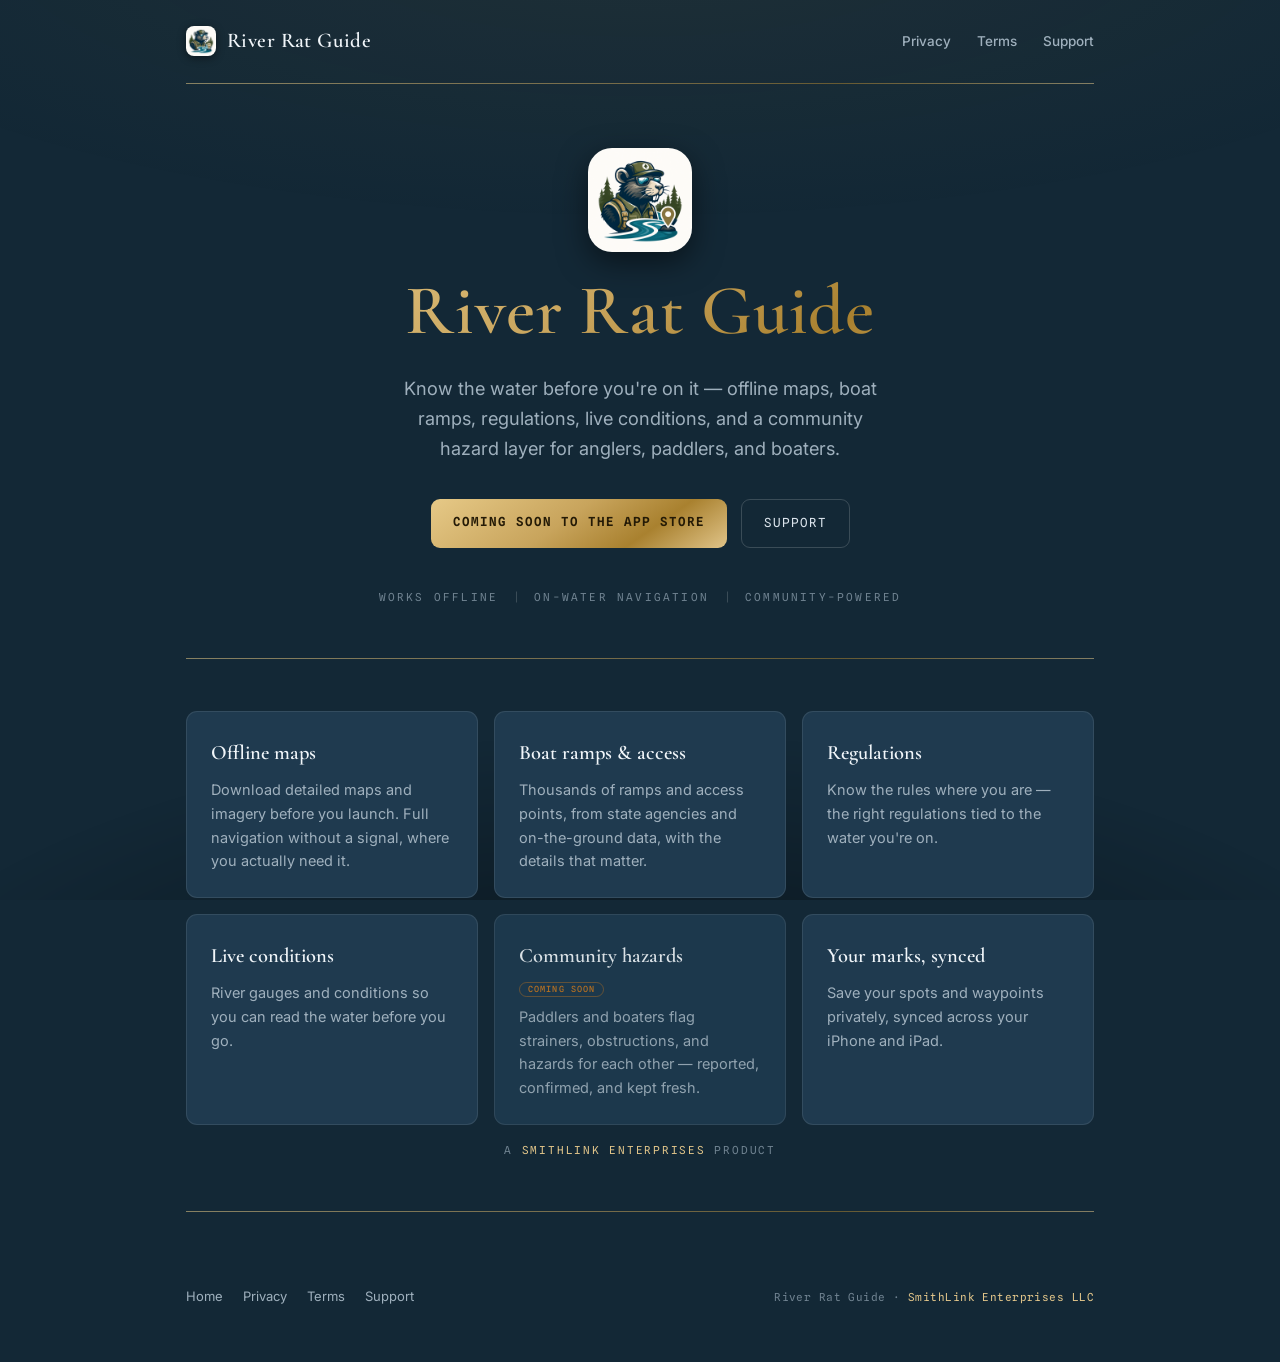
<file: index.html>
<!DOCTYPE html>
<html lang="en">
<head>
<meta charset="UTF-8">
<meta name="viewport" content="width=device-width, initial-scale=1.0">
<title>River Rat Guide — Know the water before you're on it</title>
<meta name="description" content="River Rat Guide is a native iOS app for anglers, paddlers, and boaters — offline maps, boat ramps, regulations, live conditions, and a community hazard layer.">
<meta property="og:title" content="River Rat Guide">
<meta property="og:description" content="River navigation for anglers, paddlers, and boaters — offline maps, ramps, regulations, and community hazards.">
<meta property="og:type" content="website">
<meta property="og:url" content="https://riverratguide.com/">
<link rel="icon" href="assets/favicon.png">
<link rel="apple-touch-icon" href="assets/icon-256.png">
<link rel="preconnect" href="https://fonts.googleapis.com">
<link rel="preconnect" href="https://fonts.gstatic.com" crossorigin>
<link href="https://fonts.googleapis.com/css2?family=Cormorant+Garamond:wght@400;500;600&family=Inter:wght@400;450;500;600&family=Spline+Sans+Mono:wght@400;500&display=swap" rel="stylesheet">
<link rel="stylesheet" href="style.css">
</head>
<body>
<div class="wrap">
  <header>
    <div class="bar">
      <a class="brand" href="index.html"><img class="icon" src="assets/icon-256.png" alt="">River Rat Guide</a>
      <nav class="top"><a href="privacy.html">Privacy</a><a href="terms.html">Terms</a><a href="support.html">Support</a></nav>
    </div>
  </header>
  <hr class="gold-rule">

  <section class="hero">
    <img class="hero-icon" src="assets/icon-256.png" alt="River Rat Guide app icon">
    <h1 class="wordmark">River Rat Guide</h1>
    <p class="tagline">Know the water before you're on it — offline maps, boat ramps, regulations, live
    conditions, and a community hazard layer for anglers, paddlers, and boaters.</p>
    <div class="cta-row">
      <span class="btn primary">Coming soon to the App Store</span>
      <a class="btn" href="support.html">Support</a>
    </div>
    <div class="pillars"><span>Works offline</span><span>On-water navigation</span><span>Community-powered</span></div>
  </section>

  <hr class="gold-rule">

  <section>
    <div class="features">
      <div class="feat"><h3>Offline maps</h3><p>Download detailed maps and imagery before you launch. Full navigation without a signal, where you actually need it.</p></div>
      <div class="feat"><h3>Boat ramps &amp; access</h3><p>Thousands of ramps and access points, from state agencies and on-the-ground data, with the details that matter.</p></div>
      <div class="feat"><h3>Regulations</h3><p>Know the rules where you are — the right regulations tied to the water you're on.</p></div>
      <div class="feat"><h3>Live conditions</h3><p>River gauges and conditions so you can read the water before you go.</p></div>
      <div class="feat pending"><h3>Community hazards <span class="soon">Coming Soon</span></h3><p>Paddlers and boaters flag strainers, obstructions, and hazards for each other — reported, confirmed, and kept fresh.</p></div>
      <div class="feat"><h3>Your marks, synced</h3><p>Save your spots and waypoints privately, synced across your iPhone and iPad.</p></div>
    </div>
    <p class="note" style="text-align:center;font-family:'Spline Sans Mono',monospace;font-size:11px;letter-spacing:.16em;text-transform:uppercase;color:var(--ink-faint);margin-top:16px">A <a href="https://smithlink.llc" target="_blank" rel="noopener">SmithLink Enterprises</a> product</p>
  </section>

  <hr class="gold-rule">
  <footer>
    <div class="foot">
      <nav><a href="index.html">Home</a><a href="privacy.html">Privacy</a><a href="terms.html">Terms</a><a href="support.html">Support</a></nav>
      <span class="co">River Rat Guide · <a href="https://smithlink.llc" target="_blank" rel="noopener">SmithLink Enterprises LLC</a></span>
    </div>
  </footer>
</div>
</body>
</html>
</file>
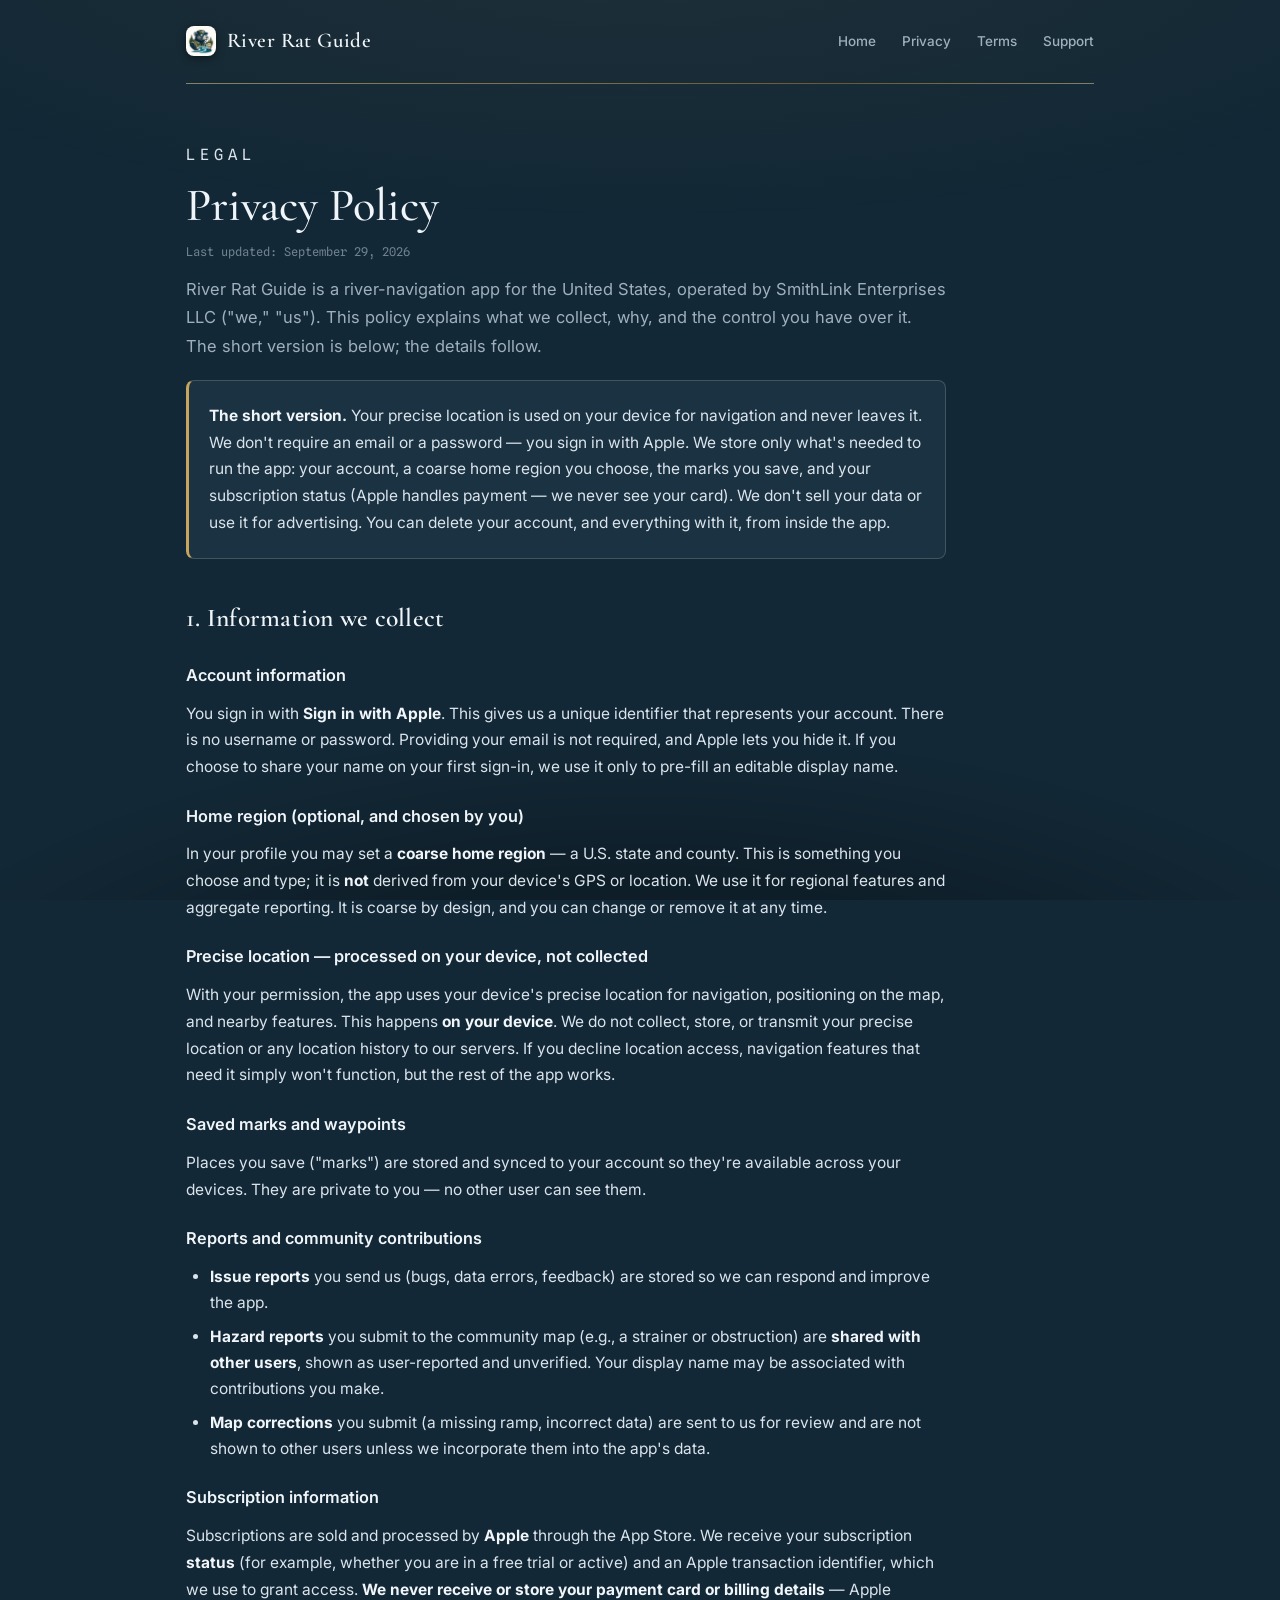
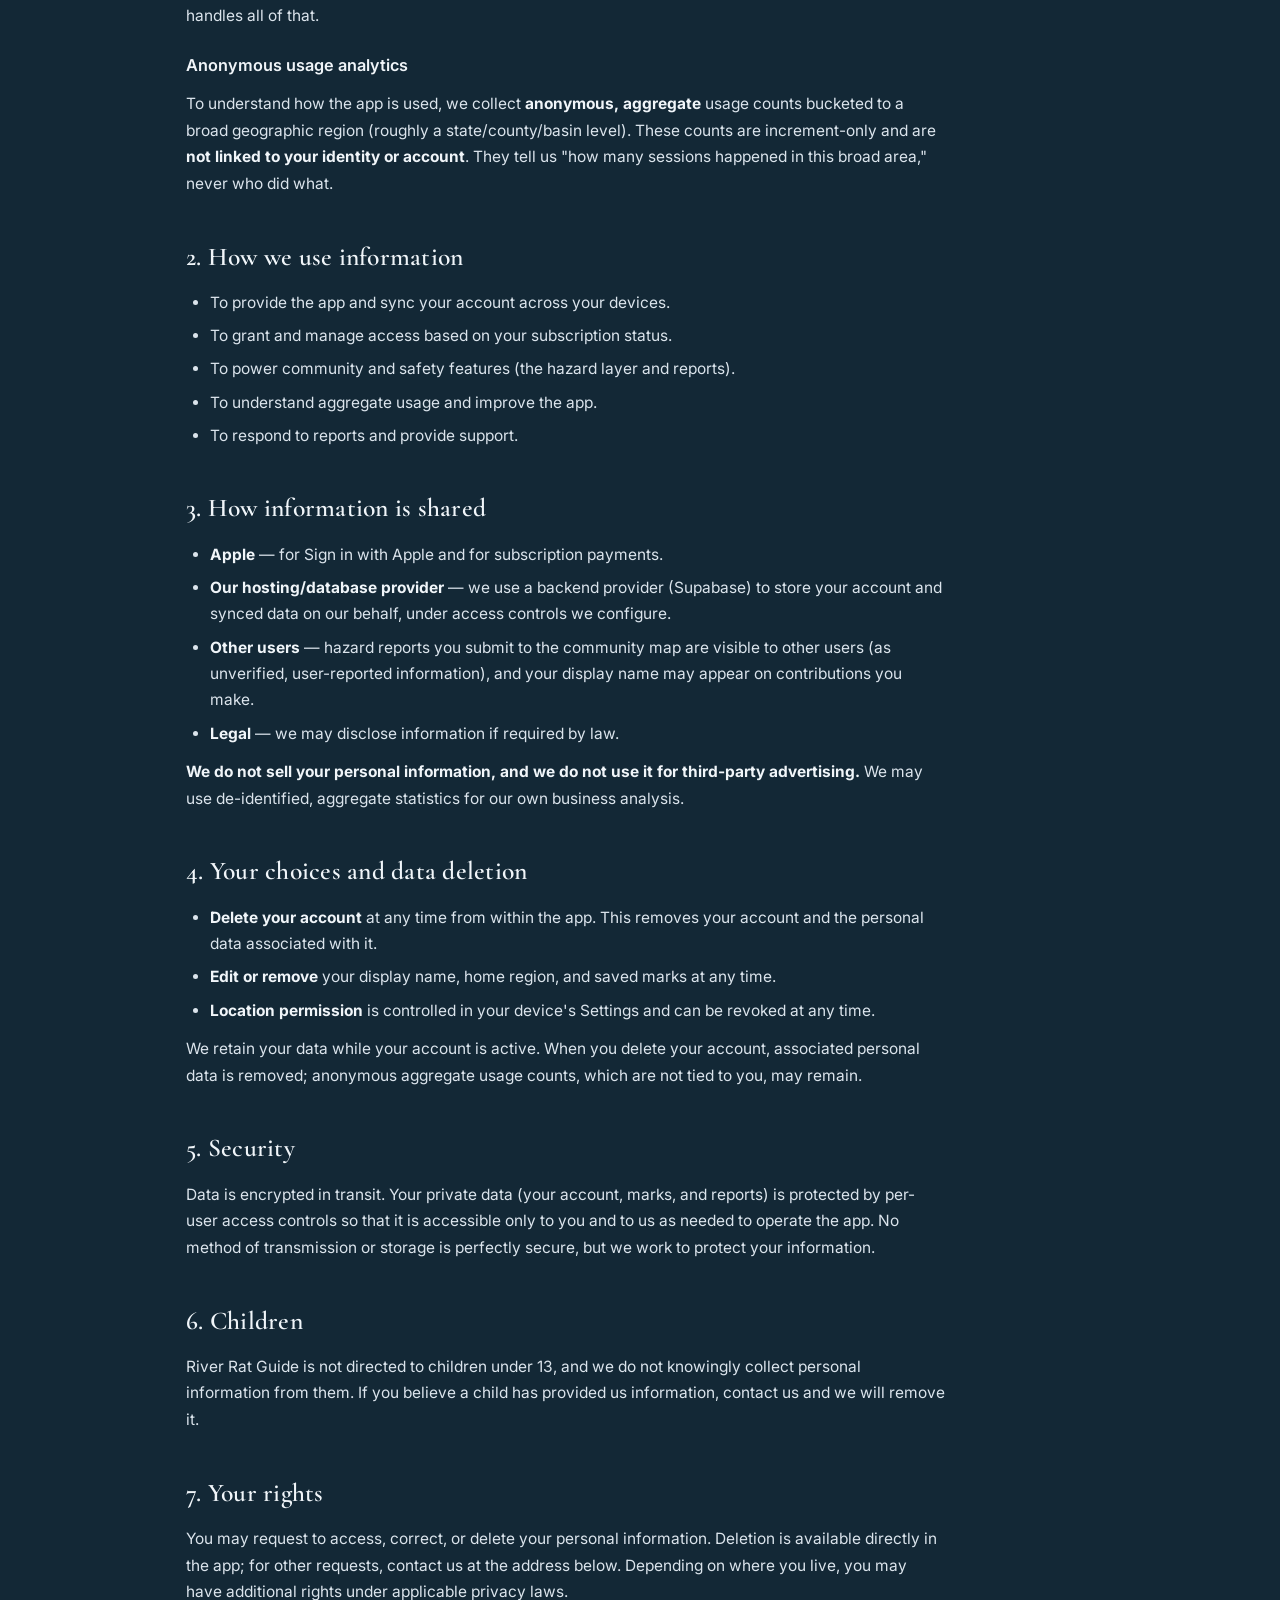
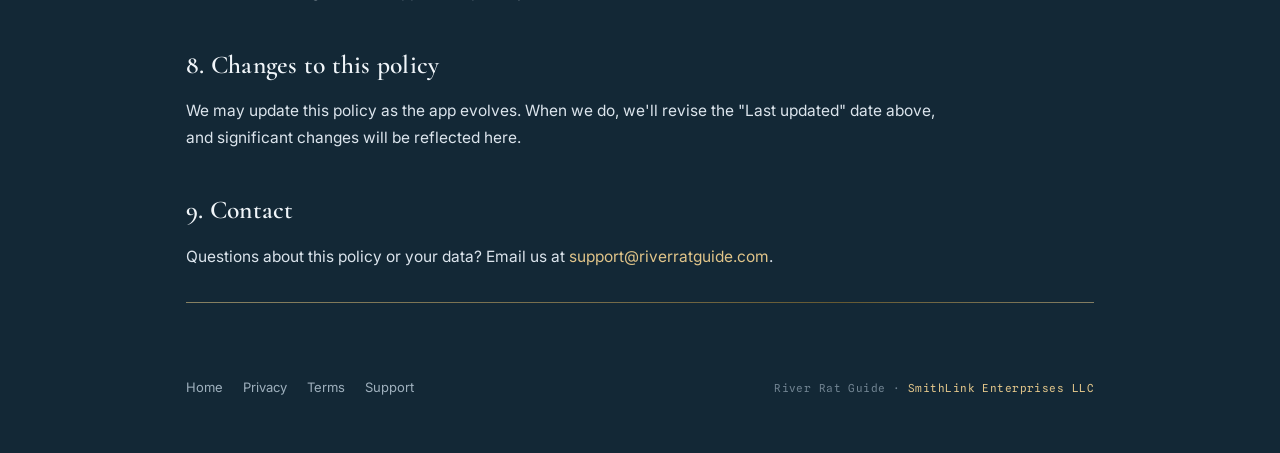
<file: privacy.html>
<!DOCTYPE html>
<html lang="en">
<head>
<meta charset="UTF-8">
<meta name="viewport" content="width=device-width, initial-scale=1.0">
<title>Privacy Policy — River Rat Guide</title>
<meta name="description" content="How River Rat Guide handles your data. Your location is processed on your device and never stored; we collect only what's needed to run the app.">
<link rel="preconnect" href="https://fonts.googleapis.com">
<link rel="preconnect" href="https://fonts.gstatic.com" crossorigin>
<link href="https://fonts.googleapis.com/css2?family=Cormorant+Garamond:wght@400;500;600&family=Inter:wght@400;450;500;600&family=Spline+Sans+Mono:wght@400;500&display=swap" rel="stylesheet">
<link rel="icon" href="assets/favicon.png">
<link rel="apple-touch-icon" href="assets/icon-256.png">
<link rel="stylesheet" href="style.css">
</head>
<body>
<div class="wrap">
  <header>
    <div class="bar">
      <a class="brand" href="index.html"><img class="icon" src="assets/icon-256.png" alt="">River Rat Guide</a>
      <nav class="top"><a href="index.html">Home</a><a href="privacy.html">Privacy</a><a href="terms.html">Terms</a><a href="support.html">Support</a></nav>
    </div>
  </header>
  <hr class="gold-rule">

  <main class="doc">
    <p class="eyebrow">Legal</p>
    <h1>Privacy Policy</h1>
    <p class="updated">Last updated: September 29, 2026</p>

    <p class="lead">River Rat Guide is a river-navigation app for the United States, operated by
    SmithLink Enterprises LLC ("we," "us"). This policy explains what we collect, why, and the control
    you have over it. The short version is below; the details follow.</p>

    <div class="callout">
      <p><strong>The short version.</strong> Your precise location is used on your device for navigation
      and never leaves it. We don't require an email or a password — you sign in with Apple. We store only
      what's needed to run the app: your account, a coarse home region you choose, the marks you save, and
      your subscription status (Apple handles payment — we never see your card). We don't sell your data or
      use it for advertising. You can delete your account, and everything with it, from inside the app.</p>
    </div>

    <h2>1. Information we collect</h2>

    <h3>Account information</h3>
    <p>You sign in with <strong>Sign in with Apple</strong>. This gives us a unique identifier that
    represents your account. There is no username or password. Providing your email is not required, and
    Apple lets you hide it. If you choose to share your name on your first sign-in, we use it only to
    pre-fill an editable display name.</p>

    <h3>Home region (optional, and chosen by you)</h3>
    <p>In your profile you may set a <strong>coarse home region</strong> — a U.S. state and county. This is
    something you choose and type; it is <strong>not</strong> derived from your device's GPS or location.
    We use it for regional features and aggregate reporting. It is coarse by design, and you can change or
    remove it at any time.</p>

    <h3>Precise location — processed on your device, not collected</h3>
    <p>With your permission, the app uses your device's precise location for navigation, positioning on the
    map, and nearby features. This happens <strong>on your device</strong>. We do not collect, store, or
    transmit your precise location or any location history to our servers. If you decline location access,
    navigation features that need it simply won't function, but the rest of the app works.</p>

    <h3>Saved marks and waypoints</h3>
    <p>Places you save ("marks") are stored and synced to your account so they're available across your
    devices. They are private to you — no other user can see them.</p>

    <h3>Reports and community contributions</h3>
    <ul>
      <li><strong>Issue reports</strong> you send us (bugs, data errors, feedback) are stored so we can
      respond and improve the app.</li>
      <li><strong>Hazard reports</strong> you submit to the community map (e.g., a strainer or obstruction)
      are <strong>shared with other users</strong>, shown as user-reported and unverified. Your display
      name may be associated with contributions you make.</li>
      <li><strong>Map corrections</strong> you submit (a missing ramp, incorrect data) are sent to us for
      review and are not shown to other users unless we incorporate them into the app's data.</li>
    </ul>

    <h3>Subscription information</h3>
    <p>Subscriptions are sold and processed by <strong>Apple</strong> through the App Store. We receive your
    subscription <strong>status</strong> (for example, whether you are in a free trial or active) and an
    Apple transaction identifier, which we use to grant access. <strong>We never receive or store your
    payment card or billing details</strong> — Apple handles all of that.</p>

    <h3>Anonymous usage analytics</h3>
    <p>To understand how the app is used, we collect <strong>anonymous, aggregate</strong> usage counts
    bucketed to a broad geographic region (roughly a state/county/basin level). These counts are
    increment-only and are <strong>not linked to your identity or account</strong>. They tell us "how many
    sessions happened in this broad area," never who did what.</p>

    <h2>2. How we use information</h2>
    <ul>
      <li>To provide the app and sync your account across your devices.</li>
      <li>To grant and manage access based on your subscription status.</li>
      <li>To power community and safety features (the hazard layer and reports).</li>
      <li>To understand aggregate usage and improve the app.</li>
      <li>To respond to reports and provide support.</li>
    </ul>

    <h2>3. How information is shared</h2>
    <ul>
      <li><strong>Apple</strong> — for Sign in with Apple and for subscription payments.</li>
      <li><strong>Our hosting/database provider</strong> — we use a backend provider (Supabase) to store
      your account and synced data on our behalf, under access controls we configure.</li>
      <li><strong>Other users</strong> — hazard reports you submit to the community map are visible to
      other users (as unverified, user-reported information), and your display name may appear on
      contributions you make.</li>
      <li><strong>Legal</strong> — we may disclose information if required by law.</li>
    </ul>
    <p><strong>We do not sell your personal information, and we do not use it for third-party
    advertising.</strong> We may use de-identified, aggregate statistics for our own business analysis.</p>

    <h2>4. Your choices and data deletion</h2>
    <ul>
      <li><strong>Delete your account</strong> at any time from within the app. This removes your account
      and the personal data associated with it.</li>
      <li><strong>Edit or remove</strong> your display name, home region, and saved marks at any time.</li>
      <li><strong>Location permission</strong> is controlled in your device's Settings and can be revoked
      at any time.</li>
    </ul>
    <p>We retain your data while your account is active. When you delete your account, associated personal
    data is removed; anonymous aggregate usage counts, which are not tied to you, may remain.</p>

    <h2>5. Security</h2>
    <p>Data is encrypted in transit. Your private data (your account, marks, and reports) is protected by
    per-user access controls so that it is accessible only to you and to us as needed to operate the app.
    No method of transmission or storage is perfectly secure, but we work to protect your information.</p>

    <h2>6. Children</h2>
    <p>River Rat Guide is not directed to children under 13, and we do not knowingly collect personal
    information from them. If you believe a child has provided us information, contact us and we will
    remove it.</p>

    <h2>7. Your rights</h2>
    <p>You may request to access, correct, or delete your personal information. Deletion is available
    directly in the app; for other requests, contact us at the address below. Depending on where you live,
    you may have additional rights under applicable privacy laws.</p>

    <h2>8. Changes to this policy</h2>
    <p>We may update this policy as the app evolves. When we do, we'll revise the "Last updated" date above,
    and significant changes will be reflected here.</p>

    <h2>9. Contact</h2>
    <p>Questions about this policy or your data? Email us at
    <a href="mailto:support@riverratguide.com">support@riverratguide.com</a>.</p>
  </main>

  <hr class="gold-rule">
  <footer>
    <div class="foot">
      <nav><a href="index.html">Home</a><a href="privacy.html">Privacy</a><a href="terms.html">Terms</a><a href="support.html">Support</a></nav>
      <span class="co">River Rat Guide · <a href="https://smithlink.llc" target="_blank" rel="noopener">SmithLink Enterprises LLC</a></span>
    </div>
  </footer>
</div>
</body>
</html>
</file>
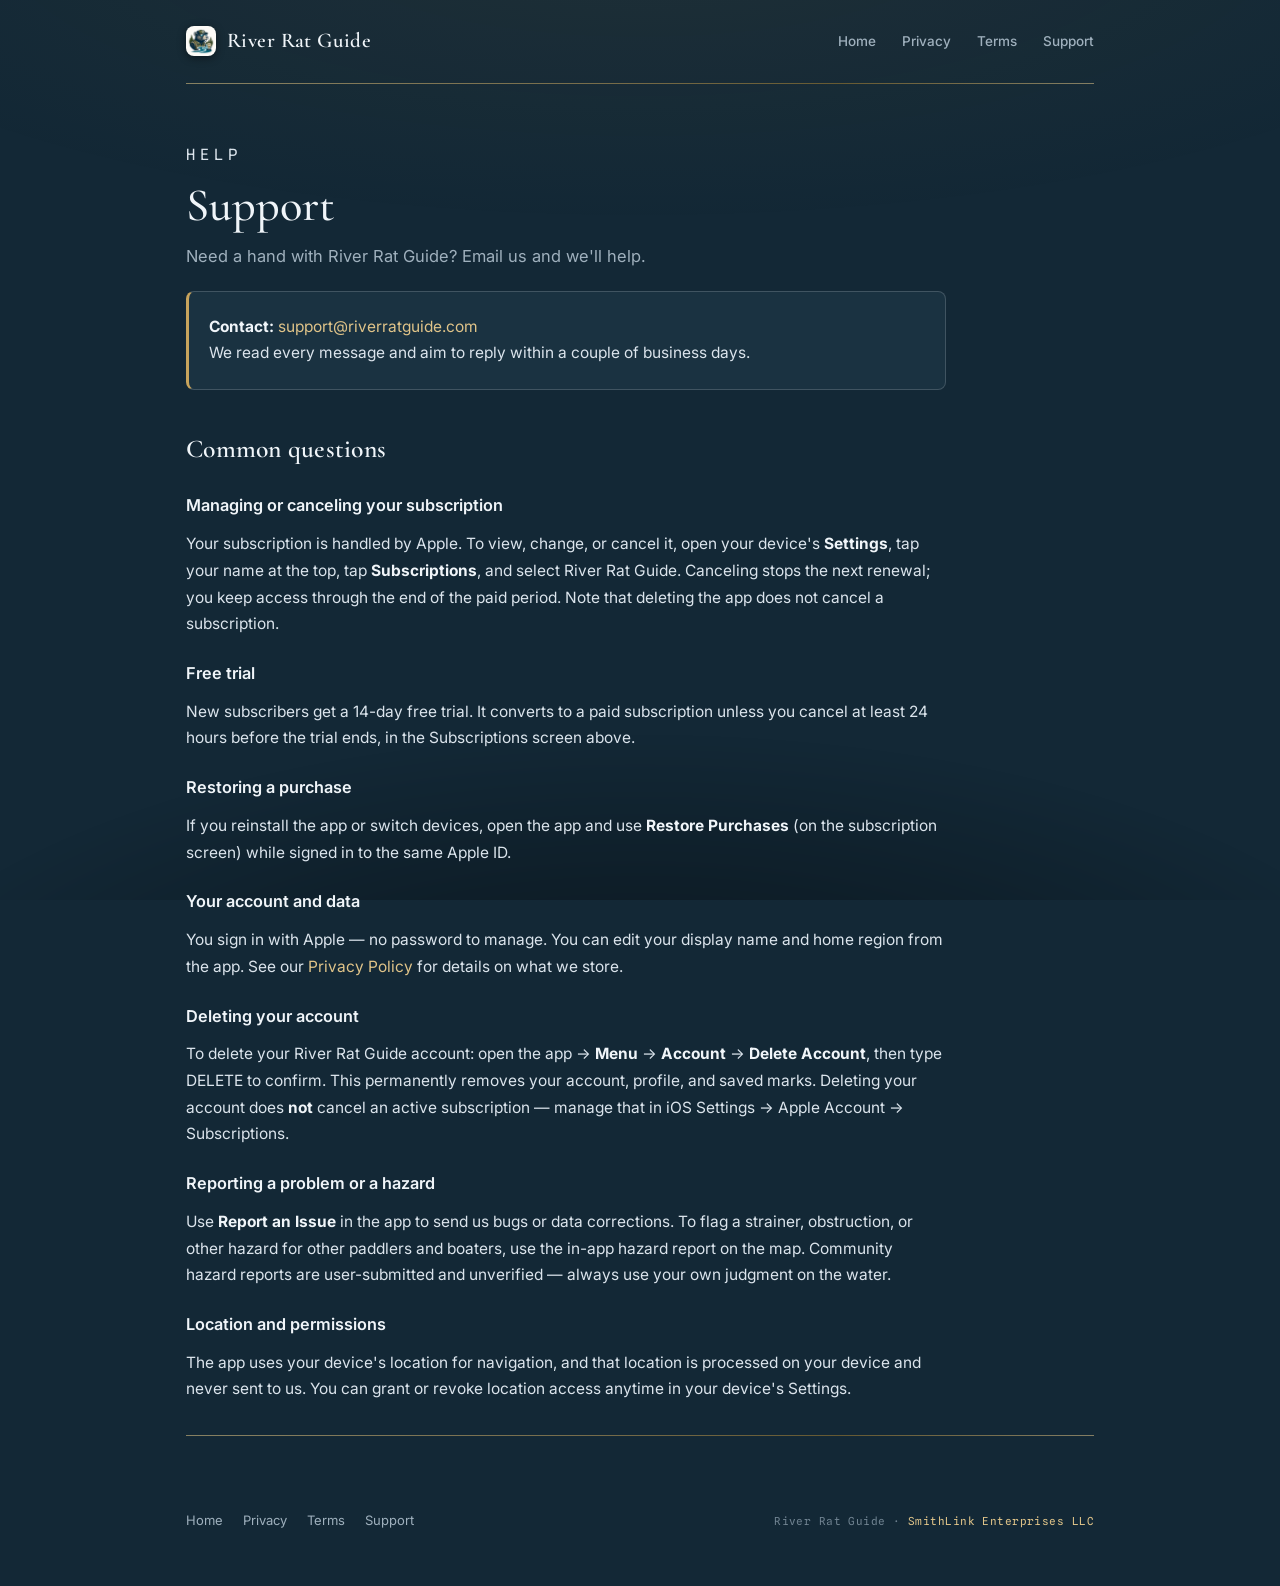
<file: support.html>
<!DOCTYPE html>
<html lang="en">
<head>
<meta charset="UTF-8">
<meta name="viewport" content="width=device-width, initial-scale=1.0">
<title>Support — River Rat Guide</title>
<meta name="description" content="Get help with River Rat Guide — subscriptions, account, and contact.">
<link rel="preconnect" href="https://fonts.googleapis.com">
<link rel="preconnect" href="https://fonts.gstatic.com" crossorigin>
<link href="https://fonts.googleapis.com/css2?family=Cormorant+Garamond:wght@400;500;600&family=Inter:wght@400;450;500;600&family=Spline+Sans+Mono:wght@400;500&display=swap" rel="stylesheet">
<link rel="icon" href="assets/favicon.png">
<link rel="apple-touch-icon" href="assets/icon-256.png">
<link rel="stylesheet" href="style.css">
</head>
<body>
<div class="wrap">
  <header>
    <div class="bar">
      <a class="brand" href="index.html"><img class="icon" src="assets/icon-256.png" alt="">River Rat Guide</a>
      <nav class="top"><a href="index.html">Home</a><a href="privacy.html">Privacy</a><a href="terms.html">Terms</a><a href="support.html">Support</a></nav>
    </div>
  </header>
  <hr class="gold-rule">

  <main class="doc">
    <p class="eyebrow">Help</p>
    <h1>Support</h1>

    <p class="lead">Need a hand with River Rat Guide? Email us and we'll help.</p>

    <div class="callout">
      <p><strong>Contact:</strong> <a href="mailto:support@riverratguide.com">support@riverratguide.com</a><br>
      We read every message and aim to reply within a couple of business days.</p>
    </div>

    <h2>Common questions</h2>

    <h3>Managing or canceling your subscription</h3>
    <p>Your subscription is handled by Apple. To view, change, or cancel it, open your device's
    <strong>Settings</strong>, tap your name at the top, tap <strong>Subscriptions</strong>, and select
    River Rat Guide. Canceling stops the next renewal; you keep access through the end of the paid period.
    Note that deleting the app does not cancel a subscription.</p>

    <h3>Free trial</h3>
    <p>New subscribers get a 14-day free trial. It converts to a paid subscription unless you cancel at
    least 24 hours before the trial ends, in the Subscriptions screen above.</p>

    <h3>Restoring a purchase</h3>
    <p>If you reinstall the app or switch devices, open the app and use <strong>Restore Purchases</strong>
    (on the subscription screen) while signed in to the same Apple ID.</p>

    <h3>Your account and data</h3>
    <p>You sign in with Apple — no password to manage. You can edit your display name and home region
    from the app. See our <a href="privacy.html">Privacy Policy</a> for details on what we store.</p>

    <h3>Deleting your account</h3>
    <p>To delete your River Rat Guide account: open the app → <strong>Menu</strong> → <strong>Account</strong>
    → <strong>Delete Account</strong>, then type DELETE to confirm. This permanently removes your account,
    profile, and saved marks. Deleting your account does <strong>not</strong> cancel an active subscription —
    manage that in iOS Settings → Apple Account → Subscriptions.</p>

    <h3>Reporting a problem or a hazard</h3>
    <p>Use <strong>Report an Issue</strong> in the app to send us bugs or data corrections. To flag a
    strainer, obstruction, or other hazard for other paddlers and boaters, use the in-app hazard report on
    the map. Community hazard reports are user-submitted and unverified — always use your own judgment on
    the water.</p>

    <h3>Location and permissions</h3>
    <p>The app uses your device's location for navigation, and that location is processed on your device and
    never sent to us. You can grant or revoke location access anytime in your device's Settings.</p>
  </main>

  <hr class="gold-rule">
  <footer>
    <div class="foot">
      <nav><a href="index.html">Home</a><a href="privacy.html">Privacy</a><a href="terms.html">Terms</a><a href="support.html">Support</a></nav>
      <span class="co">River Rat Guide · <a href="https://smithlink.llc" target="_blank" rel="noopener">SmithLink Enterprises LLC</a></span>
    </div>
  </footer>
</div>
</body>
</html>
</file>
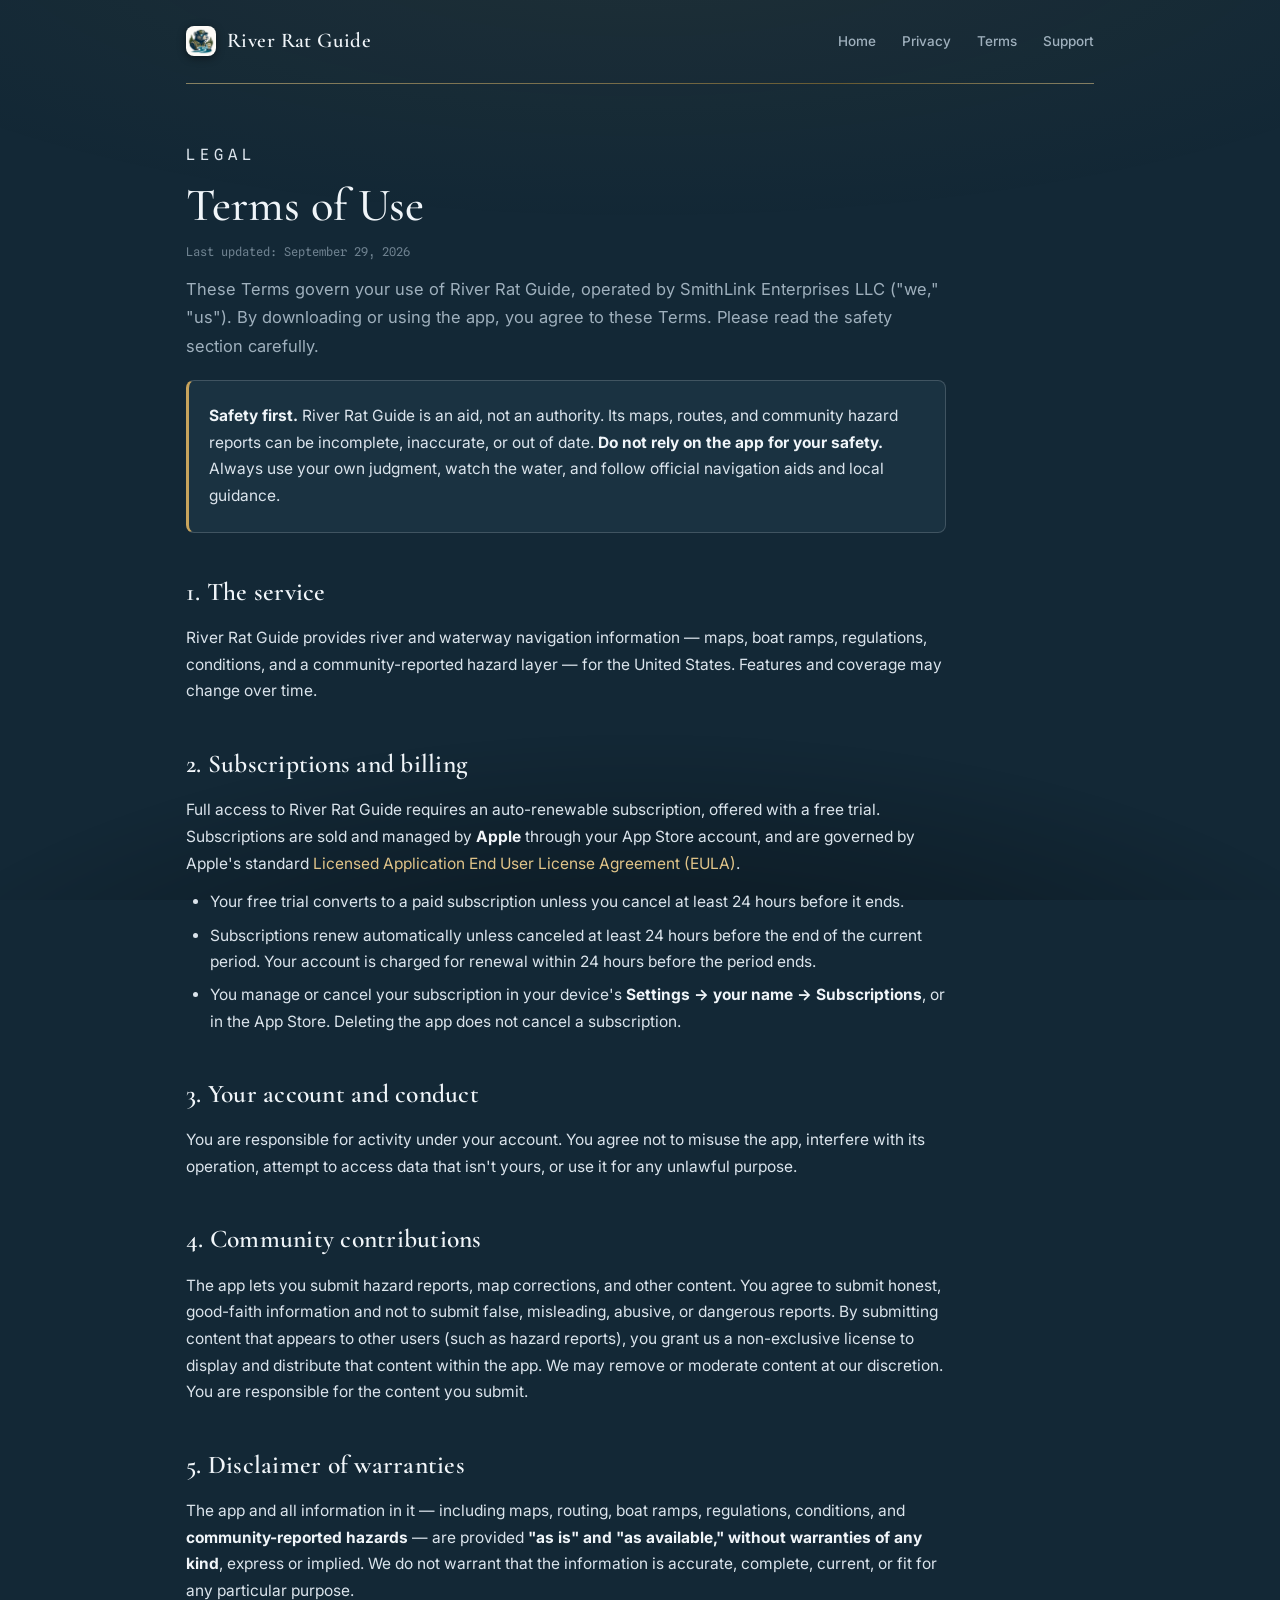
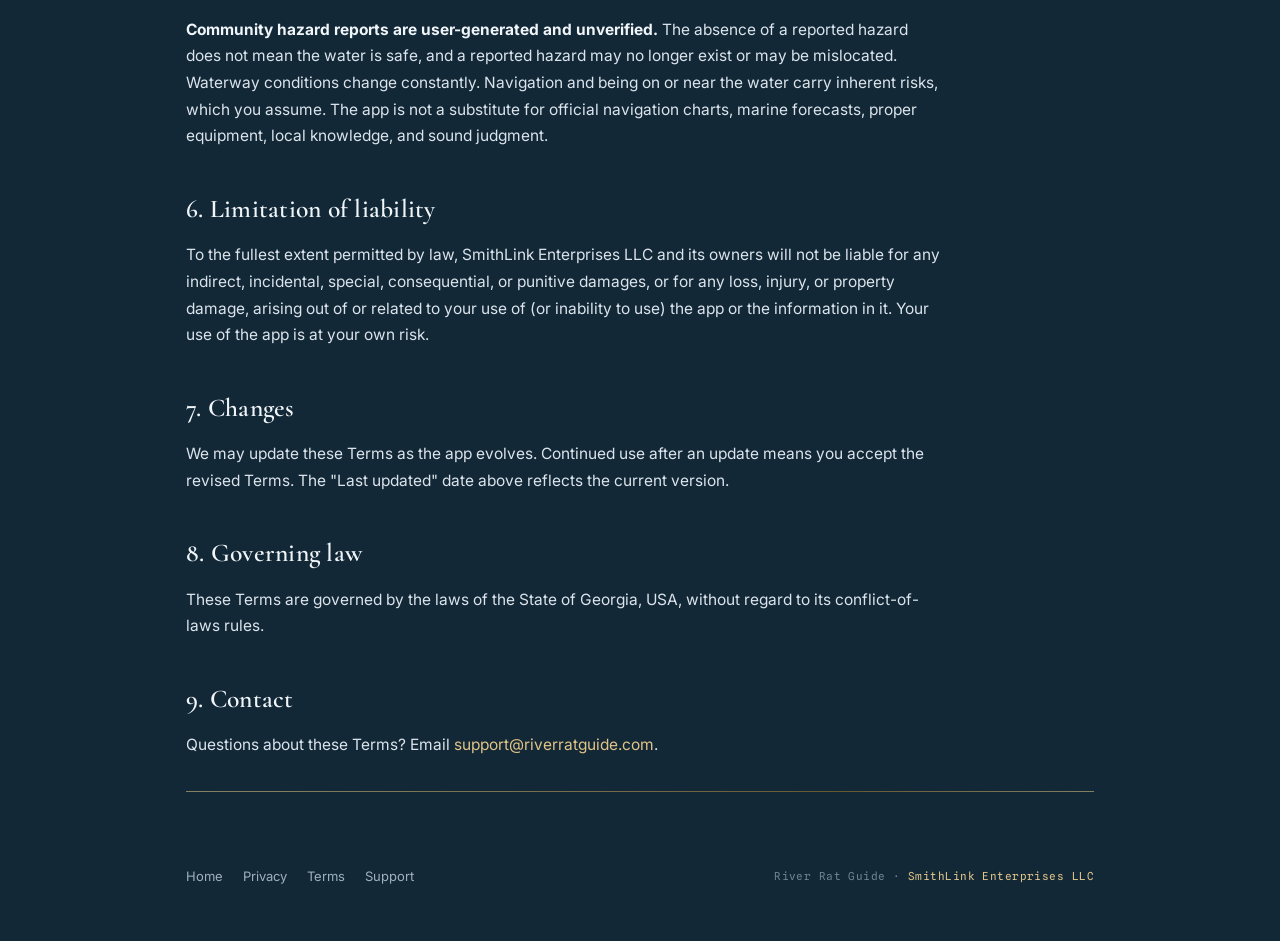
<file: terms.html>
<!DOCTYPE html>
<html lang="en">
<head>
<meta charset="UTF-8">
<meta name="viewport" content="width=device-width, initial-scale=1.0">
<title>Terms of Use — River Rat Guide</title>
<meta name="description" content="Terms of Use for River Rat Guide, including subscription terms and important safety disclaimers.">
<link rel="preconnect" href="https://fonts.googleapis.com">
<link rel="preconnect" href="https://fonts.gstatic.com" crossorigin>
<link href="https://fonts.googleapis.com/css2?family=Cormorant+Garamond:wght@400;500;600&family=Inter:wght@400;450;500;600&family=Spline+Sans+Mono:wght@400;500&display=swap" rel="stylesheet">
<link rel="icon" href="assets/favicon.png">
<link rel="apple-touch-icon" href="assets/icon-256.png">
<link rel="stylesheet" href="style.css">
</head>
<body>
<div class="wrap">
  <header>
    <div class="bar">
      <a class="brand" href="index.html"><img class="icon" src="assets/icon-256.png" alt="">River Rat Guide</a>
      <nav class="top"><a href="index.html">Home</a><a href="privacy.html">Privacy</a><a href="terms.html">Terms</a><a href="support.html">Support</a></nav>
    </div>
  </header>
  <hr class="gold-rule">

  <main class="doc">
    <p class="eyebrow">Legal</p>
    <h1>Terms of Use</h1>
    <p class="updated">Last updated: September 29, 2026</p>

    <p class="lead">These Terms govern your use of River Rat Guide, operated by SmithLink Enterprises LLC
    ("we," "us"). By downloading or using the app, you agree to these Terms. Please read the safety
    section carefully.</p>

    <div class="callout">
      <p><strong>Safety first.</strong> River Rat Guide is an aid, not an authority. Its maps, routes, and
      community hazard reports can be incomplete, inaccurate, or out of date. <strong>Do not rely on the
      app for your safety.</strong> Always use your own judgment, watch the water, and follow official
      navigation aids and local guidance.</p>
    </div>

    <h2>1. The service</h2>
    <p>River Rat Guide provides river and waterway navigation information — maps, boat ramps, regulations,
    conditions, and a community-reported hazard layer — for the United States. Features and
    coverage may change over time.</p>

    <h2>2. Subscriptions and billing</h2>
    <p>Full access to River Rat Guide requires an auto-renewable subscription, offered with a free trial.
    Subscriptions are sold and managed by <strong>Apple</strong> through your App Store account, and are
    governed by Apple's standard
    <a href="https://www.apple.com/legal/internet-services/itunes/dev/stdeula/" target="_blank" rel="noopener">Licensed
    Application End User License Agreement (EULA)</a>.</p>
    <ul>
      <li>Your free trial converts to a paid subscription unless you cancel at least 24 hours before it
      ends.</li>
      <li>Subscriptions renew automatically unless canceled at least 24 hours before the end of the current
      period. Your account is charged for renewal within 24 hours before the period ends.</li>
      <li>You manage or cancel your subscription in your device's <strong>Settings → your name → Subscriptions</strong>,
      or in the App Store. Deleting the app does not cancel a subscription.</li>
    </ul>

    <h2>3. Your account and conduct</h2>
    <p>You are responsible for activity under your account. You agree not to misuse the app, interfere with
    its operation, attempt to access data that isn't yours, or use it for any unlawful purpose.</p>

    <h2>4. Community contributions</h2>
    <p>The app lets you submit hazard reports, map corrections, and other content. You agree to submit
    honest, good-faith information and not to submit false, misleading, abusive, or dangerous reports. By
    submitting content that appears to other users (such as hazard reports), you grant us a non-exclusive
    license to display and distribute that content within the app. We may remove or moderate content at our
    discretion. You are responsible for the content you submit.</p>

    <h2>5. Disclaimer of warranties</h2>
    <p>The app and all information in it — including maps, routing, boat ramps, regulations, conditions, and
    <strong>community-reported hazards</strong> — are provided <strong>"as is" and "as available," without
    warranties of any kind</strong>, express or implied. We do not warrant that the information is accurate,
    complete, current, or fit for any particular purpose.</p>
    <p><strong>Community hazard reports are user-generated and unverified.</strong> The absence of a reported
    hazard does not mean the water is safe, and a reported hazard may no longer exist or may be
    mislocated. Waterway conditions change constantly. Navigation and being on or near the water carry
    inherent risks, which you assume. The app is not a substitute for official navigation charts, marine
    forecasts, proper equipment, local knowledge, and sound judgment.</p>

    <h2>6. Limitation of liability</h2>
    <p>To the fullest extent permitted by law, SmithLink Enterprises LLC and its owners will not be liable
    for any indirect, incidental, special, consequential, or punitive damages, or for any loss, injury, or
    property damage, arising out of or related to your use of (or inability to use) the app or the
    information in it. Your use of the app is at your own risk.</p>

    <h2>7. Changes</h2>
    <p>We may update these Terms as the app evolves. Continued use after an update means you accept the
    revised Terms. The "Last updated" date above reflects the current version.</p>

    <h2>8. Governing law</h2>
    <p>These Terms are governed by the laws of the State of Georgia, USA, without regard to its
    conflict-of-laws rules.</p>

    <h2>9. Contact</h2>
    <p>Questions about these Terms? Email <a href="mailto:support@riverratguide.com">support@riverratguide.com</a>.</p>
  </main>

  <hr class="gold-rule">
  <footer>
    <div class="foot">
      <nav><a href="index.html">Home</a><a href="privacy.html">Privacy</a><a href="terms.html">Terms</a><a href="support.html">Support</a></nav>
      <span class="co">River Rat Guide · <a href="https://smithlink.llc" target="_blank" rel="noopener">SmithLink Enterprises LLC</a></span>
    </div>
  </footer>
</div>
</body>
</html>
</file>
<file: style.css>
/* River Rat Guide — shared site styles.
   Family-consistent with smithlink.llc (Cormorant Garamond / Inter / Spline Sans Mono, dark + refined)
   but with River Rat's own identity: deep river-navy + a warm gold accent. Static, no build step. */

:root{
  --bg:#132836;
  --bg-2:#1a3241;
  --bg-3:#1f3a4f;          /* brandNavy */
  --line:rgba(255,255,255,.09);
  --line-2:rgba(255,255,255,.17);
  --ink:#dbe4ec;           /* body text */
  --ink-dim:#9fb0bd;
  --ink-faint:#6f8290;
  --hi:#f0f5f9;            /* headings */
  --gold:#c8a45c;          /* brandGold */
  --gold-dim:#a9812f;
  --gold-soft:#e0c489;
  --teal:#2a7a8c;          /* brandTeal */
  --amber:#c87820;         /* mapLockAmber */
  --gold-grad:linear-gradient(145deg,#e6c987 0%,#c8a45c 45%,#a9812f 72%,#e0c489 100%);
}
*{box-sizing:border-box;margin:0;padding:0}
html{scroll-behavior:smooth}
body{
  background:var(--bg);color:var(--ink);
  font-family:'Inter',system-ui,sans-serif;line-height:1.65;
  -webkit-font-smoothing:antialiased;
}
::selection{background:#26506b;color:#fff}
a{color:var(--gold-soft);text-decoration:none;transition:color .16s}
a:hover{color:#f2dda6}

body::before{
  content:"";position:fixed;inset:0;z-index:0;pointer-events:none;
  background:
    radial-gradient(120% 55% at 50% -8%,rgba(212,168,75,.06),transparent 60%),
    radial-gradient(90% 55% at 50% 120%,rgba(0,0,0,.55),transparent 70%);
}
.wrap{position:relative;z-index:1;max-width:960px;margin:0 auto;padding:0 26px}
.gold-rule{height:1px;border:0;background:var(--gold-grad);opacity:.55;margin:0}

/* header */
header{padding:24px 0}
.bar{display:flex;align-items:center;justify-content:space-between}
.brand{display:flex;align-items:center;gap:12px;font-family:'Cormorant Garamond',serif;font-weight:600;
  font-size:21px;letter-spacing:.02em;color:var(--hi)}
.brand .rr{width:34px;height:34px;border-radius:9px;display:grid;place-items:center;flex:none;
  background:linear-gradient(155deg,#1b344a,#0c1a27);
  border:1px solid var(--line-2);font-size:17px}
.brand .rr span{background:var(--gold-grad);-webkit-background-clip:text;background-clip:text;color:transparent;font-weight:700}
nav.top{display:flex;gap:26px;font-size:13.5px;font-weight:500;color:var(--ink-dim)}
nav.top a{color:var(--ink-dim)}
nav.top a:hover{color:var(--hi)}
@media(max-width:600px){nav.top{gap:18px;font-size:12.5px}}

/* hero (landing) */
.hero{padding:64px 0 52px;text-align:center}
.crest{width:104px;height:104px;margin:0 auto 30px;display:block;border-radius:24px;
  box-shadow:0 8px 26px rgba(0,0,0,.55),inset 0 0 0 1px rgba(255,255,255,.08)}
.eyebrow{font-family:'Spline Sans Mono',monospace;font-size:11.5px;letter-spacing:.32em;text-transform:uppercase;
  color:var(--ink-faint);margin-bottom:20px}
h1{font-family:'Cormorant Garamond',serif;font-weight:500;font-size:clamp(2.3rem,6vw,3.8rem);
  line-height:1.08;color:var(--hi)}
h1 .thin{color:var(--ink-dim);font-weight:400}
.tagline{margin:26px auto 0;max-width:44ch;font-size:clamp(1rem,2.2vw,1.14rem);color:var(--ink-dim)}
.cta-row{margin-top:36px;display:flex;gap:14px;justify-content:center;flex-wrap:wrap}
.btn{font-family:'Spline Sans Mono',monospace;font-size:12.5px;letter-spacing:.08em;text-transform:uppercase;
  padding:13px 22px;border-radius:9px;border:1px solid var(--line-2);color:var(--ink);transition:all .18s}
.btn:hover{border-color:var(--gold);color:var(--hi)}
.btn.primary{background:var(--gold-grad);color:#241a06;border:0;font-weight:600}
.btn.primary:hover{filter:brightness(1.06);color:#241a06}
.pillars{display:flex;justify-content:center;flex-wrap:wrap;margin-top:40px;
  font-family:'Spline Sans Mono',monospace;font-size:11px;letter-spacing:.2em;text-transform:uppercase;color:var(--ink-faint)}
.pillars span{padding:0 18px;position:relative}
.pillars span+span::before{content:"";position:absolute;left:0;top:50%;transform:translateY(-50%);width:1px;height:11px;background:var(--line-2)}

/* feature grid (landing) */
section{padding:52px 0}
.features{display:grid;grid-template-columns:repeat(3,1fr);gap:16px}
.feat{background:var(--bg-3);border:1px solid var(--line);border-radius:11px;padding:24px}
.feat h3{font-family:'Cormorant Garamond',serif;font-weight:600;font-size:1.28rem;color:var(--hi);margin-bottom:8px}
.feat p{color:var(--ink-dim);font-size:14.5px}
@media(max-width:720px){.features{grid-template-columns:1fr}}

/* document pages (privacy / terms / support) */
.doc{padding:46px 0 20px;max-width:760px}
.doc .eyebrow{text-align:left}
.doc h1{font-size:clamp(2rem,5vw,2.9rem);text-align:left;margin-bottom:10px}
.doc .updated{font-family:'Spline Sans Mono',monospace;font-size:12px;color:var(--ink-faint);margin-bottom:8px}
.doc h2{font-family:'Cormorant Garamond',serif;font-weight:600;font-size:1.6rem;color:var(--hi);
  margin:38px 0 12px;letter-spacing:.01em}
.doc h3{font-size:1.02rem;font-weight:600;color:var(--hi);margin:22px 0 8px}
.doc p{color:var(--ink);font-size:15.5px;line-height:1.72;margin:12px 0}
.doc ul{margin:12px 0 12px 4px;padding-left:20px}
.doc li{color:var(--ink);font-size:15.5px;line-height:1.7;margin:7px 0}
.doc strong{color:var(--hi)}
.doc .lead{font-size:16.5px;color:var(--ink-dim)}
.callout{background:var(--bg-2);border:1px solid var(--line-2);border-left:3px solid var(--gold);
  border-radius:8px;padding:16px 20px;margin:20px 0}
.callout p{margin:6px 0}

/* footer */
footer{padding:44px 0 54px;margin-top:30px}
.foot{display:flex;justify-content:space-between;align-items:center;gap:20px;flex-wrap:wrap;
  font-size:13px;color:var(--ink-faint)}
.foot nav{display:flex;gap:20px;flex-wrap:wrap}
.foot nav a{color:var(--ink-dim)}
.foot nav a:hover{color:var(--hi)}
.foot .co{font-family:'Spline Sans Mono',monospace;font-size:11px;letter-spacing:.04em}

/* ---- brand mark (app icon + wordmark text) + coming-soon badge ---- */
.brand{gap:11px}
.brand img.icon{width:30px;height:30px;border-radius:8px;display:block;box-shadow:0 2px 8px rgba(0,0,0,.45)}
@media(max-width:600px){.brand img.icon{width:26px;height:26px}.brand{font-size:18px}}

.hero-icon{width:104px;height:104px;border-radius:24px;margin:0 auto 22px;display:block;
  box-shadow:0 10px 30px rgba(0,0,0,.5),inset 0 0 0 1px rgba(255,255,255,.06)}
.wordmark{font-family:'Cormorant Garamond',serif;font-weight:600;
  font-size:clamp(2.5rem,7.5vw,4.4rem);line-height:1.04;letter-spacing:.01em;
  background:var(--gold-grad);-webkit-background-clip:text;background-clip:text;color:transparent}

.feat h3{display:flex;align-items:center;gap:9px;flex-wrap:wrap}
.soon{font-family:'Spline Sans Mono',monospace;font-size:8.5px;font-weight:500;letter-spacing:.13em;
  text-transform:uppercase;color:var(--amber);border:1px solid rgba(200,120,32,.45);
  border-radius:100px;padding:2px 8px;white-space:nowrap;line-height:1}
.feat.pending{opacity:.9}
</file>
